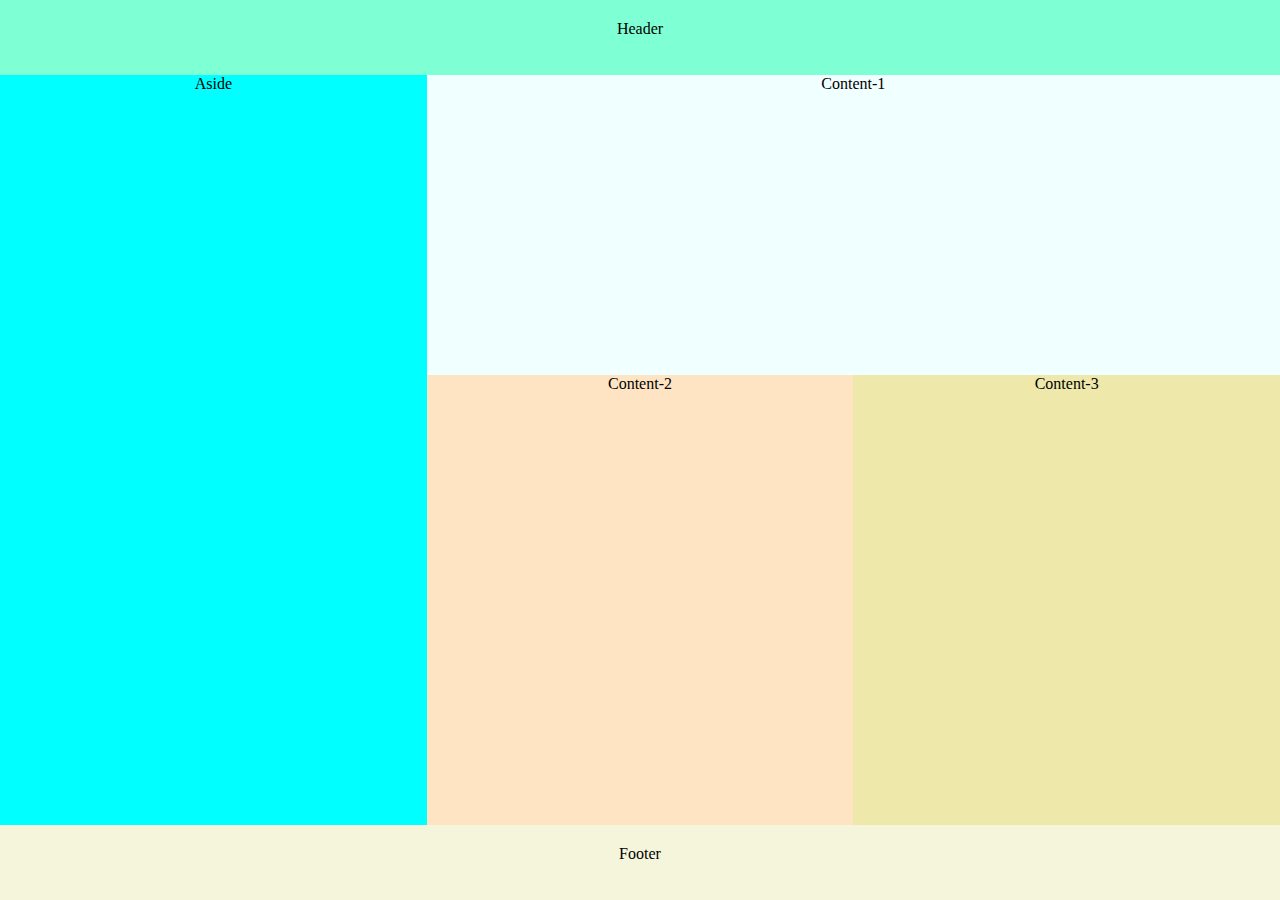
<file: css-challenges/grid-01/index.html>
<!DOCTYPE html>
<html lang="en">
  <head>
    <meta charset="UTF-8" />
    <meta name="viewport" content="width=device-width, initial-scale=1.0" />
    <link rel="stylesheet" href="styles.css" />
    <title>Grid</title>
  </head>
  <body>
    <header>Header</header>
    <aside>Aside</aside>
    <div class="content-1">Content-1</div>
    <div class="content-2">Content-2</div>
    <div class="content-3">Content-3</div>
    <footer>Footer</footer>
  </body>
</html>
</file>
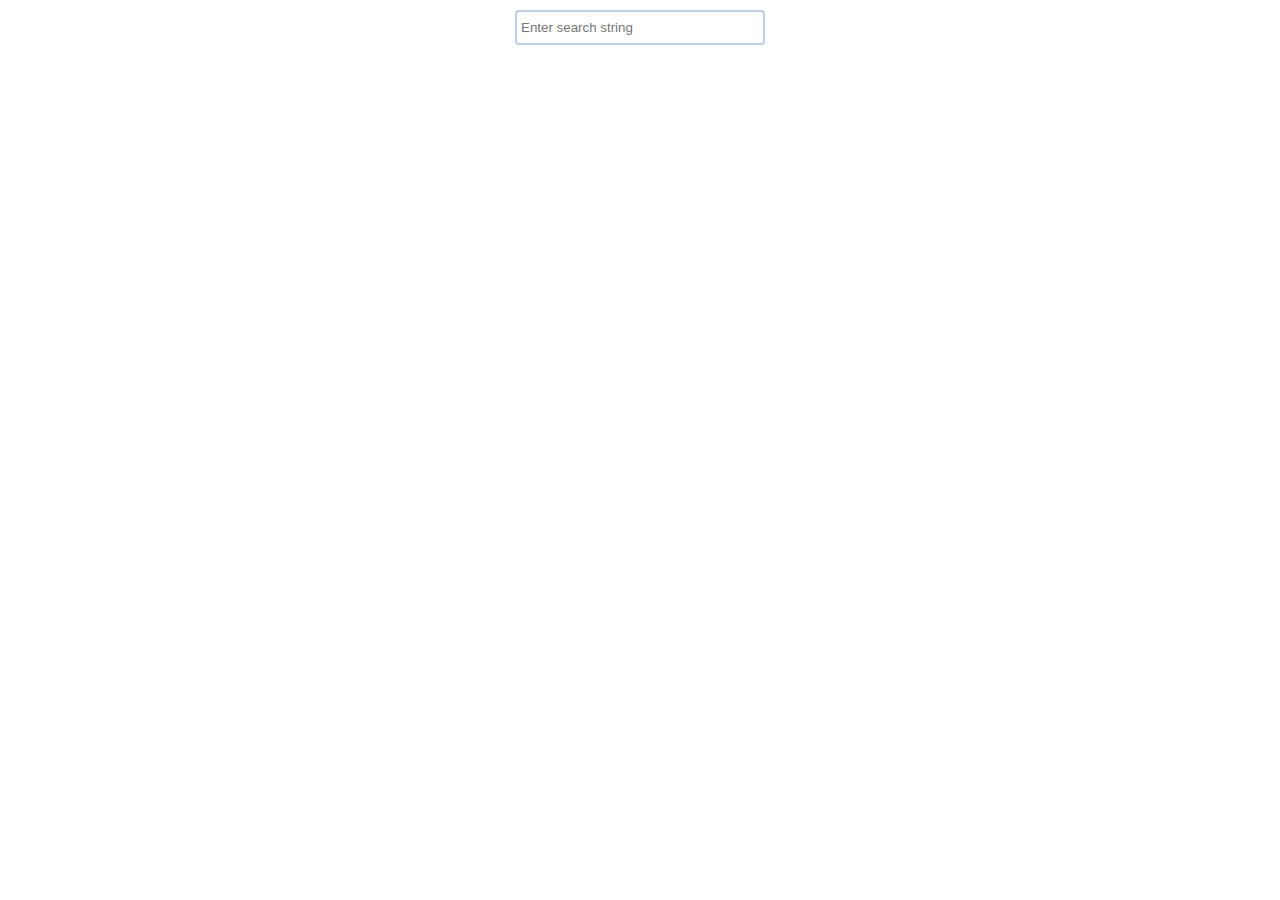
<file: js-coding/auto-complete/index.html>
<!DOCTYPE html>
<html lang="en">
  <head>
    <meta charset="UTF-8" />
    <meta name="viewport" content="width=device-width, initial-scale=1.0" />
    <title>Document</title>
    <link rel="stylesheet" href="styles.css" />
  </head>
  <body>
    <div id="root"></div>
    <script src="script.js"></script>
  </body>
</html>
</file>
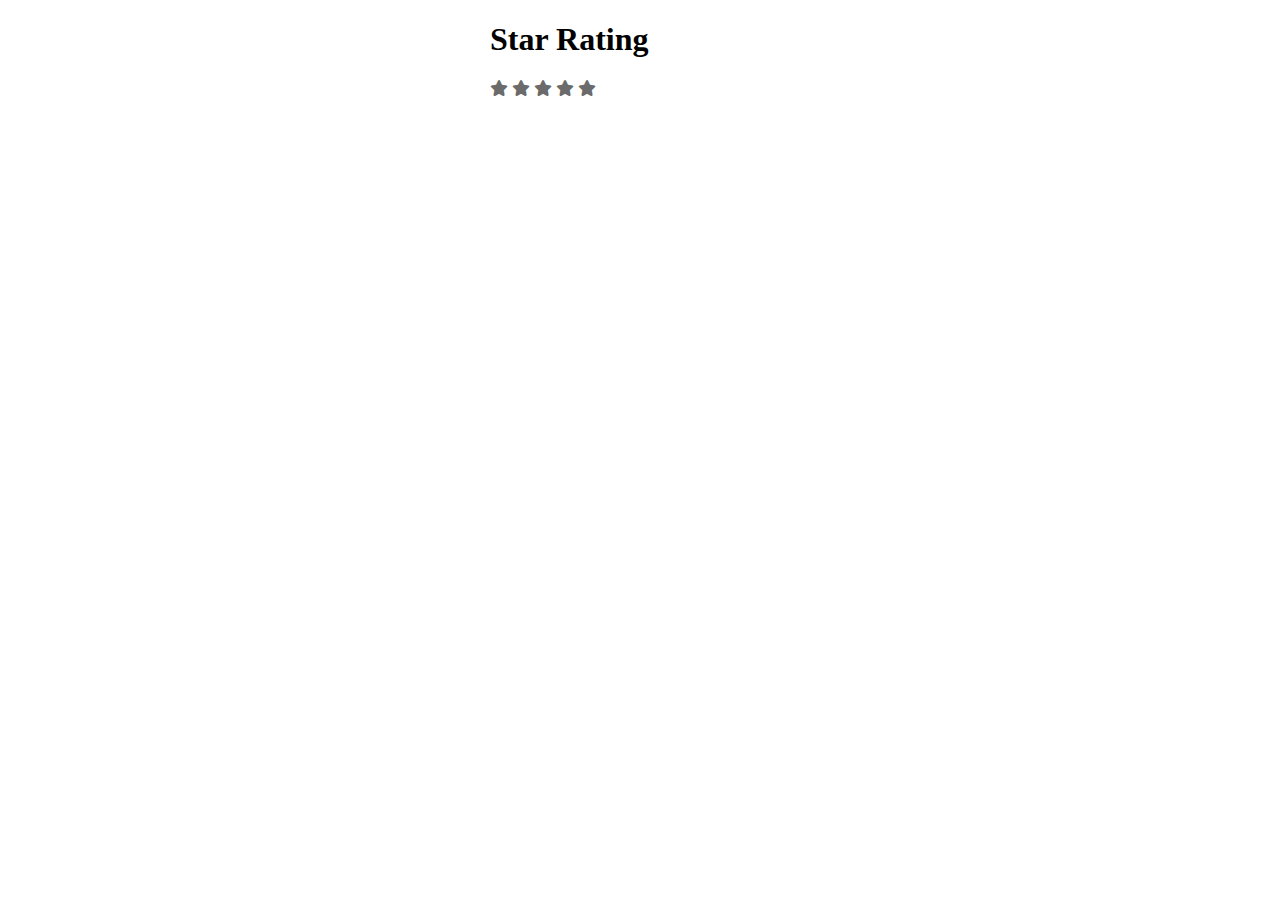
<file: js-coding/star-rating/index.html>
<!DOCTYPE html>
<html lang="en">
  <head>
    <meta charset="UTF-8" />
    <meta name="viewport" content="width=device-width, initial-scale=1.0" />
    <link rel="stylesheet" href="styles.css" />
    <link
      href="https://cdnjs.cloudflare.com/ajax/libs/font-awesome/6.0.0-beta3/css/all.min.css"
      rel="stylesheet"
    />
    <title>star rating</title>
  </head>
  <body>
    <div class="rating-container">
      <h1>Star Rating</h1>
      <div id="star-rating" class="star-rating">
        <i id="1" class="fa-solid fa-star"></i>
        <i id="2" class="fa-solid fa-star"></i>
        <i id="3" class="fa-solid fa-star"></i>
        <i id="4" class="fa-solid fa-star"></i>
        <i id="5" class="fa-solid fa-star"></i>
      </div>
    </div>
    <script src="script.js"></script>
  </body>
</html>
</file>
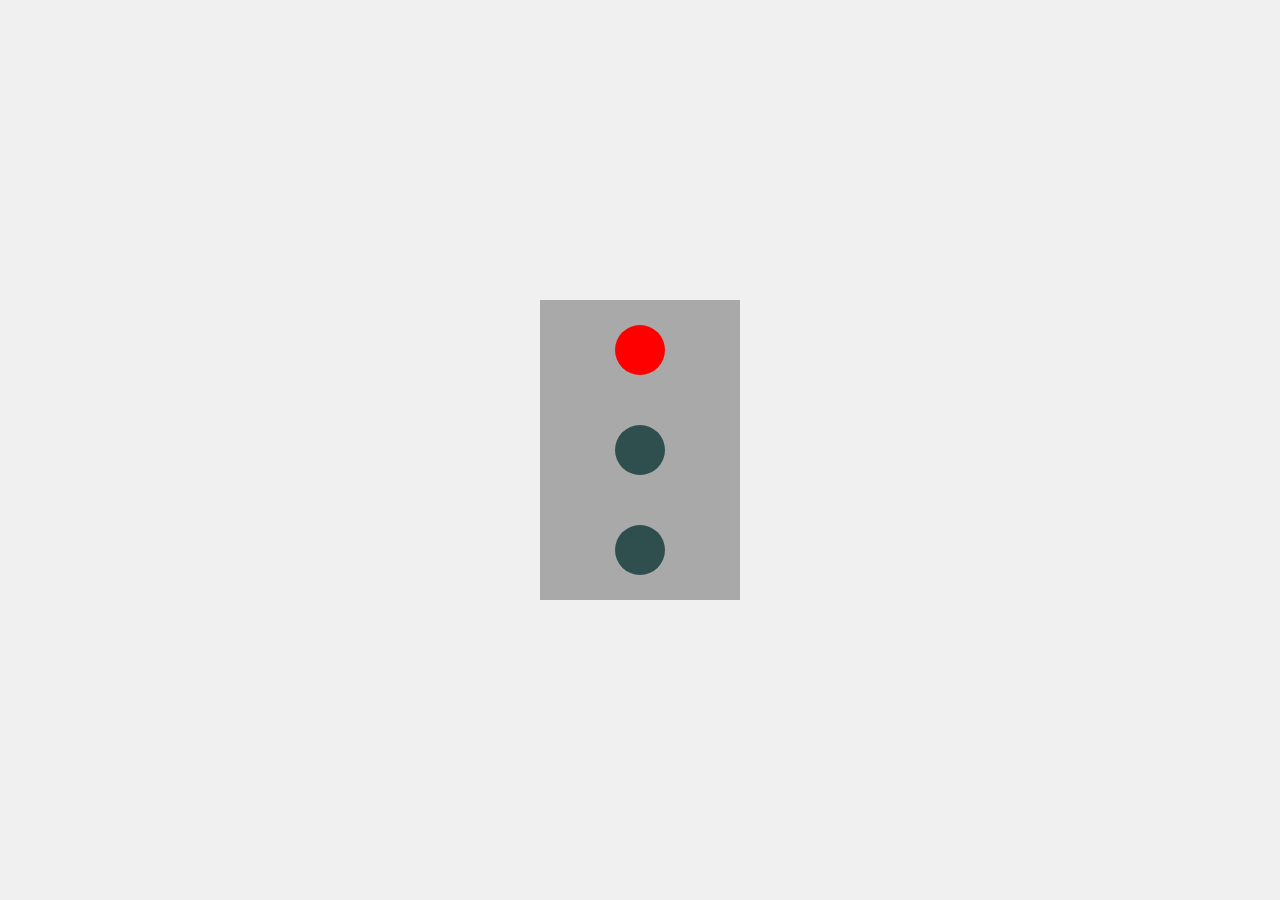
<file: js-coding/traffic-light/index.html>
<!DOCTYPE html>
<html lang="en">
  <head>
    <meta charset="UTF-8" />
    <meta name="viewport" content="width=device-width, initial-scale=1.0" />
    <title>Traffic light</title>
    <link rel="stylesheet" href="styles.css" />
  </head>
  <body>
    <div class="traffic-signal">
      <div class="signal"></div>
      <div class="signal"></div>
      <div class="signal"></div>
    </div>
    <script src="script.js"></script>
  </body>
</html>
</file>
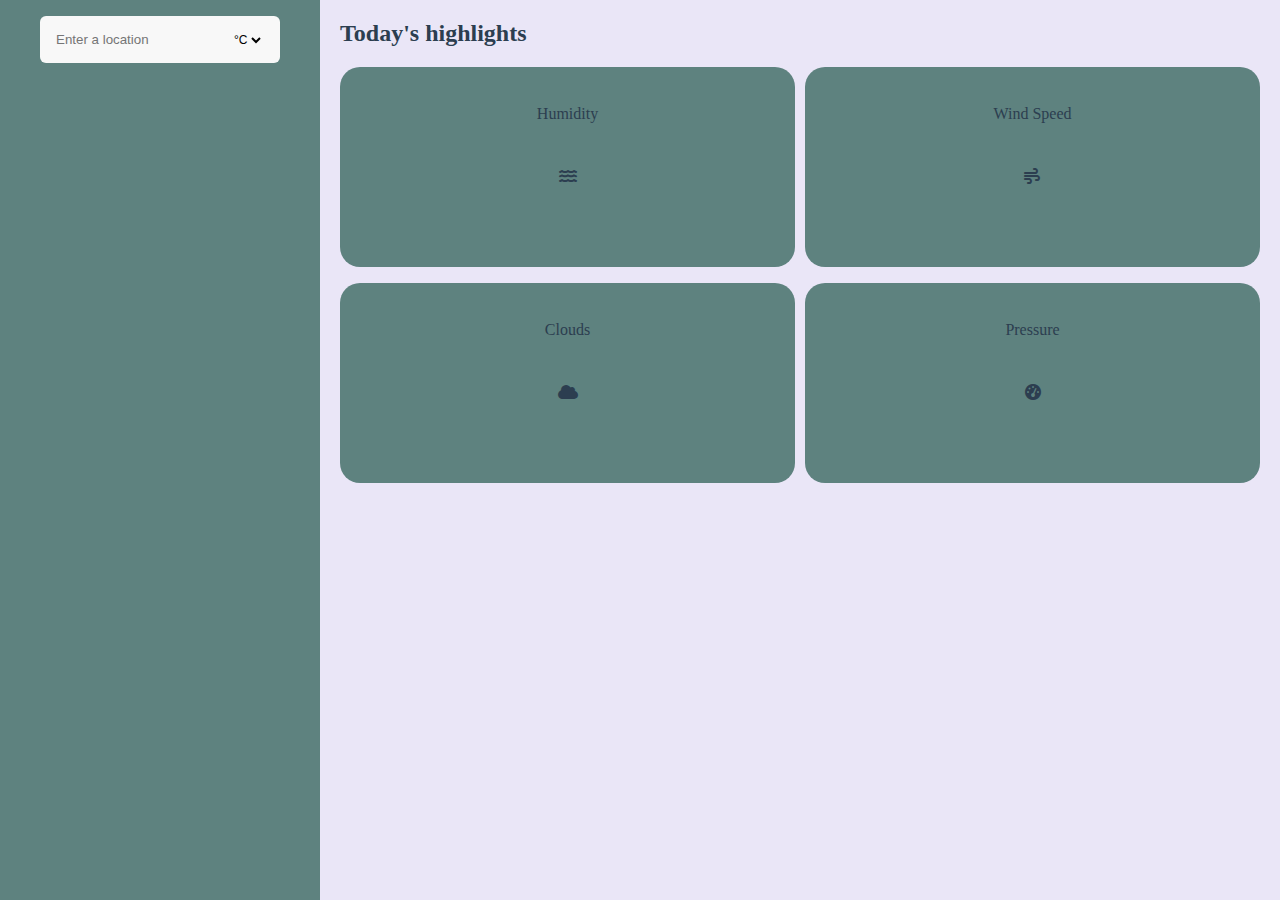
<file: js-coding/weatherapp/index.html>
<!DOCTYPE html>
<html lang="en">
  <head>
    <meta charset="UTF-8" />
    <meta name="viewport" content="width=device-width, initial-scale=1.0" />
    <link rel="stylesheet" href="styles.css" />
    <link
      rel="stylesheet"
      href="https://cdnjs.cloudflare.com/ajax/libs/font-awesome/6.0.0-beta3/css/all.min.css"
    />
    <title>Document</title>
  </head>
  <body>
    <div class="container">
      <div class="weather-input">
        <div class="input-group">
          <input type="text" id="location" placeholder="Enter a location" />
          <select class="converter" id="converter">
            <option>°C</option>
            <option>°F</option>
          </select>
        </div>
        <div id="weather-icon" class="weather-icon"></div>
        <div class="quick-info">
          <div id="city"></div>
          <div>
            <h2 id="temparature"></h2>
          </div>
          <div id="feels-like"></div>
        </div>
        <div class="underline"></div>
      </div>
      <div class="weather-output">
        <h2 class="heading">Today's highlights</h2>
        <div class="highlights">
          <div class="highlight">
            <div>Humidity</div>
            <i class="fa-solid fa-water"></i>
            <h1 id="humidity"></h1>
          </div>
          <div class="highlight">
            <div>Wind Speed</div>
            <i class="fa-solid fa-wind"></i>
            <h1 id="wind"></h1>
          </div>
          <div class="highlight">
            <div>Clouds</div>
            <i class="fa-solid fa-cloud"></i>
            <h1 id="clouds"></h1>
          </div>
          <div class="highlight">
            <div>Pressure</div>
            <i class="fa-solid fa-gauge-high"></i>
            <h1 id="pressure"></h1>
          </div>
        </div>
      </div>
    </div>
    <script src="script.js"></script>
  </body>
</html>
</file>
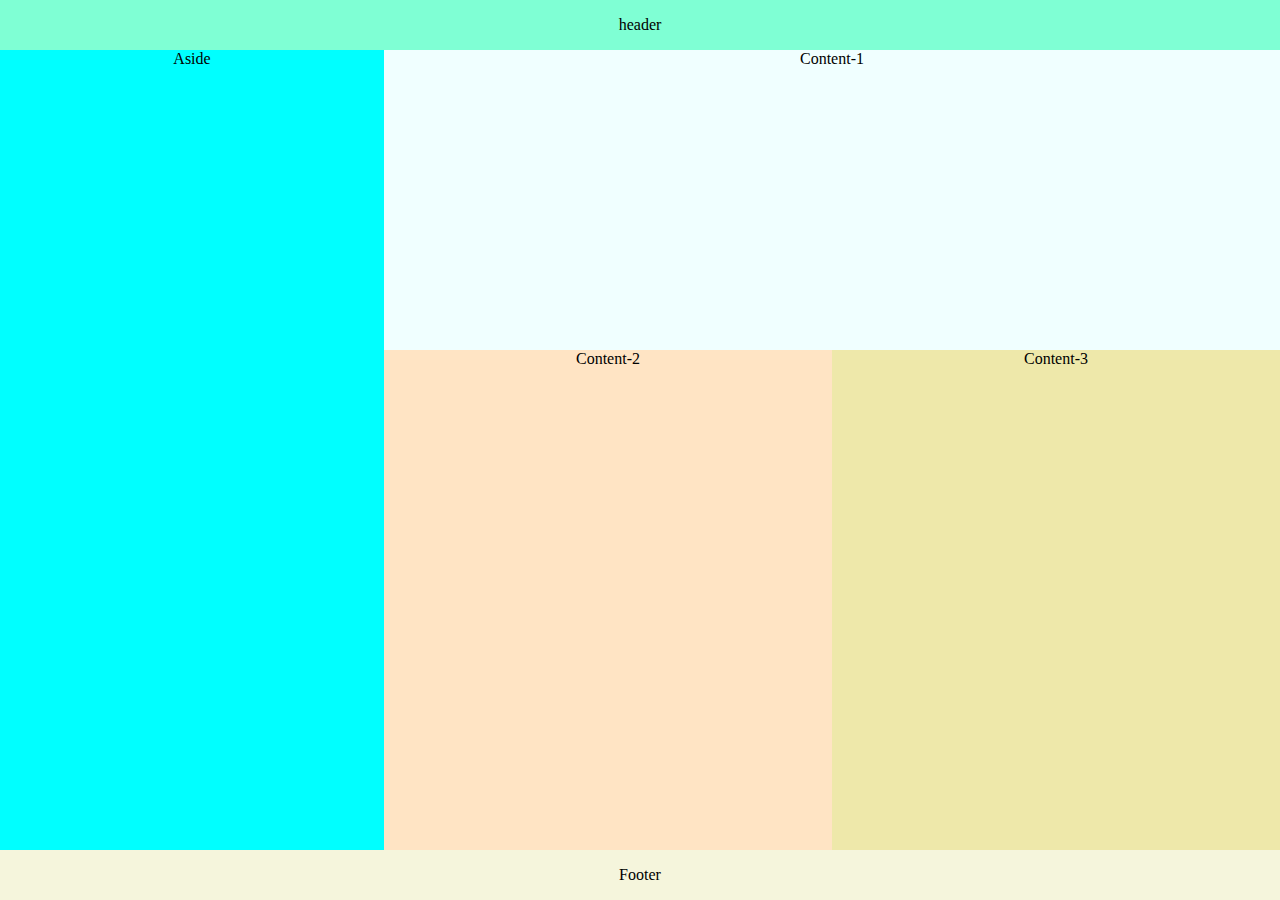
<file: css-challenges/flex-box/flex-box-1/index.html>
<!DOCTYPE html>
<html lang="en">
  <head>
    <meta charset="UTF-8" />
    <meta name="viewport" content="width=device-width, initial-scale=1.0" />
    <title>Flex-box</title>
    <link rel="stylesheet" href="styles.css" />
  </head>
  <body>
    <header>header</header>
    <div class="main-container">
      <aside>Aside</aside>
      <div class="right-container">
        <div class="top-container">Content-1</div>
        <div class="bottom-container">
          <div class="content-2">Content-2</div>
          <div class="content-3">Content-3</div>
        </div>
      </div>
    </div>
    <footer>Footer</footer>
  </body>
</html>
</file>
<file: css-challenges/grid-01/styles.css>
* {
  padding: 0px;
  margin: 0px;
  box-sizing: border-box;
  text-align: center;
}

body {
  display: grid;
  min-height: 100vh;
  grid-template-rows: repeat(12, 1fr);
  grid-template-columns: repeat(12, 1fr);
}

header {
  grid-row-start: 1;
  grid-row-end: 2;
  grid-column-start: 1;
  grid-column-end: 13;
  background-color: #7fffd4;
  text-align: center;
  padding: 20px 0;
}

footer {
  grid-row: 12 / 13;
  grid-column: 1 / 13;
  background-color: beige;
  padding: 20px 0;
}

aside {
  grid-row: 2 / 12;
  grid-column: 1 / 5;
  background-color: aqua;
}

.content-1 {
  grid-row: 2 / 6;
  grid-column: 5 / 13;
  background-color: azure;
}

.content-2 {
  grid-row: 6 / 12;
  grid-column: 5 / 9;
  background-color: bisque;
}

.content-3 {
  grid-row: 6 / 12;
  grid-column: 9 / 13;
  background-color: palegoldenrod;
}

/* @media only screen and (max-width: 768px) { */
@media only screen and (max-width: 768px) {
  aside {
    grid-row: 2 / 4;
    grid-column: 1 / 13;
  }

  .content-1 {
    grid-row: 4 / 6;
    grid-column: 1 / 13;
  }

  .content-2 {
    grid-row: 6 / 9;
    grid-column: 1 / 13;
  }

  .content-3 {
    grid-row: 9 / 11;
    grid-column: 1 / 13;
  }
}
</file>
<file: js-coding/auto-complete/styles.css>
* {
  margin: 0;
  padding: 0;
  box-sizing: border-box;
}

body {
  display: flex;
  justify-content: center;
  margin-top: 10px;
}

input {
  width: 250px;
  padding: 8px 4px;
  background-color: #fff;
  border: 2px solid rgb(188, 205, 234);
  border-radius: 4px;
}

.results-area {
  width: 250px;
  background-color: rgb(228, 235, 248);
  margin-top: 5px;
}
</file>
<file: js-coding/star-rating/styles.css>
.rating-container {
  max-width: 300px;
  margin: auto;
}

input {
  display: none;
}

i {
  color: #6b6b6b;
}
</file>
<file: js-coding/traffic-light/styles.css>
* {
  margin: 0;
  padding: 0;
  box-sizing: border-box;
}

body {
  display: flex;
  justify-content: center;
  align-items: center;
  height: 100vh;
  margin: 0;
  background-color: #f0f0f0;
}

.traffic-signal {
  width: 200px;
  height: 300px;
  background-color: darkgray;
  display: flex;
  flex-direction: column;
  justify-content: space-around;
  align-items: center;
}

.signal {
  height: 50px;
  width: 50px;
  border-radius: 50%;
  background-color: darkslategrey;
}

.red-light {
  background-color: red;
}

.orange-light {
  background-color: orange;
}

.green-light {
  background-color: green;
}
</file>
<file: js-coding/weatherapp/styles.css>
* {
  margin: 0;
  padding: 0;
  box-sizing: border-box;
}

body {
  height: 100vh;
}

.container {
  display: flex;
  align-items: center;
}

.weather-input {
  width: 25%;
  background-color: #5e827f;
  color: #f0f0f0;
  position: fixed;
  inset: 0;
  padding: 16px 40px;
}

.input-group {
  display: flex;
  position: relative;
  align-items: center;
}

input {
  width: 100%;
  background-color: #f8f8f8;
  padding: 16px;
  outline: none;
  border: none;
  border-radius: 6px;
}

.converter {
  background-color: #f8f8f8;
  position: absolute;
  right: 16px;
  border: none;
  outline: none;
  font-size: 12px;
  cursor: pointer;
}

.weather-output {
  width: 75%;
  position: fixed;
  margin-left: 25%;
  inset: 0;
  background-color: #eae6f7;
  color: #2c3e50;
  padding: 20px;
  overflow: auto;
}

.highlights {
  display: grid;
  grid-template-columns: repeat(2, 1fr);
  grid-auto-flow: row;
  row-gap: 1rem;
  column-gap: 10px;
  margin-top: 20px;
}

.highlights > div {
  height: 200px;
  display: grid;
  align-items: center;
  justify-content: center;
  background-color: #5e827f;
  border-radius: 20px;
  padding: 16px;
}

.highlight {
  text-align: center;
}

.quick-info {
  display: flex;
  flex-direction: column;
  align-items: center;
}

.quick-info > div {
  padding: 10px;
}

.weather-icon {
  height: 25%;
  background-repeat: no-repeat !important;
  background-position: center center !important;
}
</file>
<file: css-challenges/flex-box/flex-box-1/styles.css>
* {
  padding: 0px;
  margin: 0px;
  box-sizing: border-box;
  text-align: center;
}

header,
footer {
  height: 50px;
  line-height: 50px;
  background-color: #7fffd4;
  position: sticky;
  z-index: 100;
}

header {
  top: 0;
}

footer {
  bottom: 0;
  background-color: beige;
}

.main-container {
  display: flex;
  height: calc(100vh - 100px);
}

aside {
  background-color: aqua;
  width: 30%;
}

.right-container {
  display: flex;
  width: 70%;
  flex-direction: column;
  height: calc(100vh - 100px);
}

.top-container {
  background-color: azure;
  width: 100%;
  height: 300px;
}

.bottom-container {
  display: flex;
  width: 100%;
  height: calc(100vh - 400px);
}

.content-2 {
  width: 50%;
  background-color: bisque;
}

.content-3 {
  width: 50%;
  background-color: palegoldenrod;
}

@media only screen and (max-width: 768px) {
  .main-container {
    display: flex;
    flex-direction: column;
    overflow-y: scroll;
    height: 100vh;
  }
  .bottom-container {
    display: flex;
    flex-direction: column;
  }
  aside,
  .right-container,
  .top-container,
  .content-2,
  .content-3 {
    width: 100%;
    height: 200px;
  }
  .right-container {
    height: 600px;
  }
}
</file>
